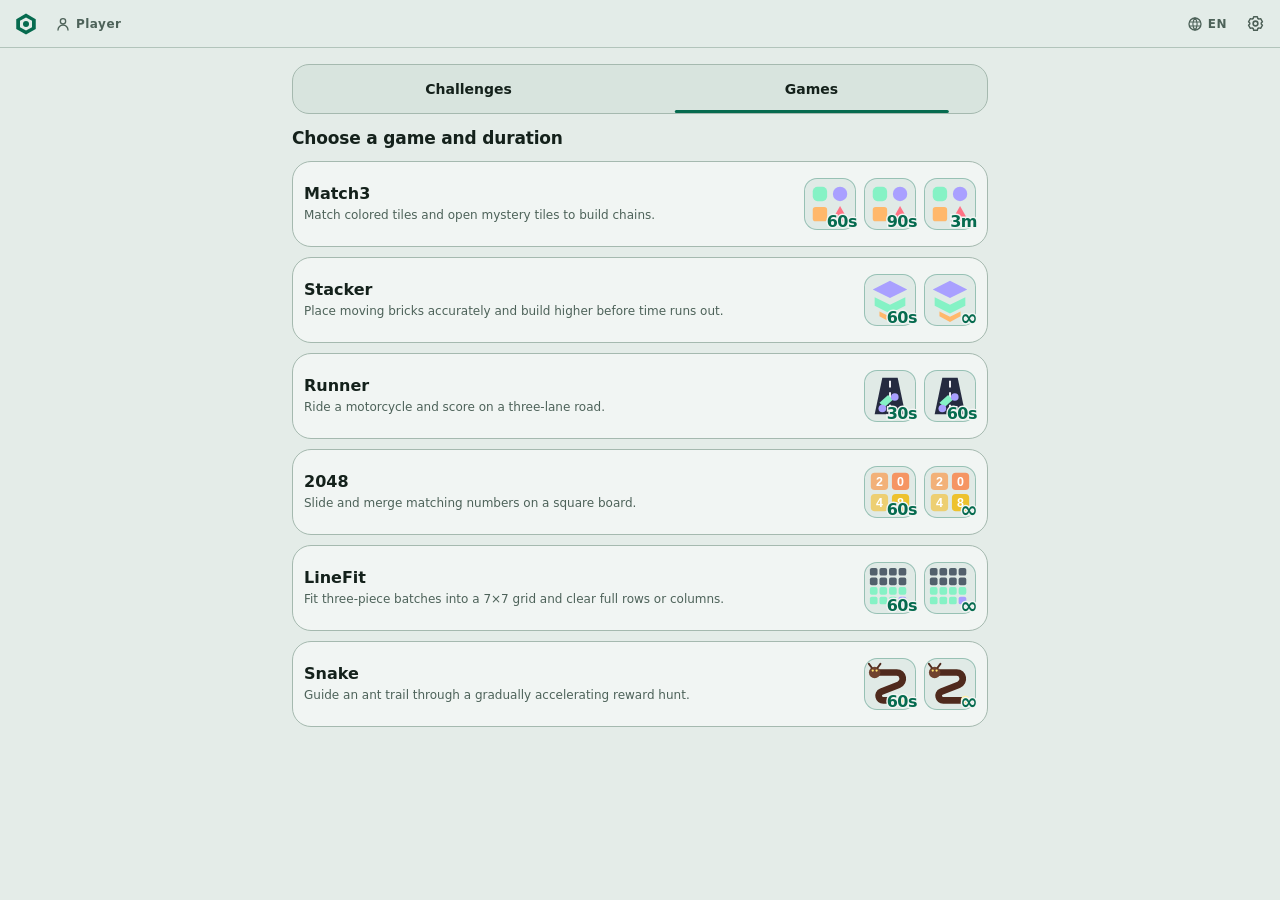
<file: index.html>
<!doctype html>
<html lang="zh-CN">
  <head>
    <meta charset="utf-8">
    <meta name="viewport" content="width=device-width,initial-scale=1,viewport-fit=cover">
    <meta name="theme-color" content="#141b18" media="(prefers-color-scheme: dark)">
    <meta name="theme-color" content="#e4ece8" media="(prefers-color-scheme: light)">
    <meta name="description" content="FairPlay anonymous mini game challenges">
    <link rel="manifest" href="./manifest.webmanifest">
    <link rel="icon" href="./icon.svg" type="image/svg+xml">
    <link rel="stylesheet" href="./index.css">
    <link rel="stylesheet" href="./homepage.css">
    <link rel="stylesheet" href="./common/game-shell.css">
    <title>Zuben</title>
  </head>
  <body>
    <div id="app"></div>
    <script type="module" src="./index.js"></script>
  </body>
</html>
</file>
<file: index.css>
:root {
  color-scheme: dark;
  font-family: Inter, ui-rounded, "SF Pro Rounded", "Segoe UI", system-ui, sans-serif;
  font-synthesis: none;
  --bg: #141b18;
  --surface: #1b2521;
  --surface-2: #25312c;
  --line: #364941;
  --text: #f7f7fb;
  --muted: #a7aec4;
  --accent: #85f2c5;
  --accent-2: #55cfa2;
  --danger: #ff7385;
  --warning: #ffb15f;
  --lead: #57efbd;
  --trail: #ff6f82;
  --even: #9aa9a2;
  --quiet: #98a8a0;
  --accent-ink: #09251c;
  --backdrop: #0b100ecc;
  --game-zone-glow: #263a32;
  --rules-bg: #141b18d9;
  --countdown-bg: #141b18e8;
  --game-overlay-bg: #141b18f2;
  --match-board-bg: #101713aa;
  --tug-track: #0e1512;
  --tug-line: #40594f;
  --focus-ring: #fff;
  --result-score: #85f2c5;
  --stacker-scene-glow: #294139;
  --stacker-scene-edge: #121b17;
  --stacker-chip-bg: #0d1511bb;
  --stacker-chip-line: #ffffff24;
  --crystal-border: #83e5be;
  --crystal-top: #62d6aa;
  --crystal-middle: #2eb684;
  --crystal-bottom: #147151;
  --crystal-highlight: #ddfff1b8;
  --crystal-shade: #073c2b99;
  --crystal-text-shadow: #063426cc;
  --radius: 20px;
}

@media (prefers-color-scheme: light) {
  :root {
    color-scheme: light;
    --bg: #e4ece8;
    --surface: #f1f5f3;
    --surface-2: #d8e4de;
    --line: #a5b9af;
    --text: #14211b;
    --muted: #4d6259;
    --accent: #066b4f;
    --accent-2: #146b51;
    --danger: #b4233c;
    --warning: #9a4b00;
    --lead: #066b4f;
    --trail: #b4233c;
    --even: #4f5d57;
    --quiet: #4c5f56;
    --accent-ink: #fff;
    --backdrop: #17201dcc;
    --game-zone-glow: #d3e2db;
    --rules-bg: #f1f5f3f2;
    --countdown-bg: #e4ece8f2;
    --game-overlay-bg: #e4ece8f2;
    --match-board-bg: #d5e1dbcc;
    --tug-track: #cfddd6;
    --tug-line: #789086;
    --focus-ring: #14211b;
    --result-score: #157a5b;
    --stacker-scene-glow: #d3e2db;
    --stacker-scene-edge: #b6cac0;
    --stacker-chip-bg: #f1f5f3d9;
    --stacker-chip-line: #14211b33;
  }
}

* { box-sizing: border-box; }

html, body { width: 100%; margin: 0; min-height: 100%; overflow-x: hidden; background: var(--bg); color: var(--text); }
body { min-width: 320px; min-height: 100dvh; }
body:has(#app > .game-page-fixed-ui) { display: grid; place-items: center; }
button, input, textarea { font: inherit; }
button { color: inherit; }

.visually-hidden {
  position: absolute;
  width: 1px;
  height: 1px;
  padding: 0;
  margin: -1px;
  overflow: hidden;
  clip: rect(0, 0, 0, 0);
  white-space: nowrap;
  border: 0;
}

.qr-unavailable { display: grid; place-items: center; background: var(--surface-2) !important; color: var(--text); }
.qr-fallback { margin: 0; padding: 8px; font-size: 13px; font-weight: 700; line-height: 1.35; text-align: center; }

#app { min-height: 100dvh; }
#app:has(> .game-page) { display: grid; height: 100dvh; min-height: 0; grid-template-rows: auto minmax(0, 1fr); }
#app:has(> .game-page-fixed-ui) { width: 360px; height: 648px; min-height: 648px; margin: auto; grid-template-rows: 48px 600px; aspect-ratio: 5 / 9; zoom: min(1.0833333333, calc(100vw / 360px), calc(100dvh / 648px)); }
#app:has(> .game-page-fixed-ui) > .app-header { height: 48px; min-height: 48px; }
.storage-warning { padding: 8px 14px; border-bottom: 1px solid var(--danger); background: color-mix(in srgb, var(--danger), transparent 86%); color: var(--text); text-align: center; font-size: 12px; }

.app-header {
  position: sticky;
  z-index: 30;
  top: 0;
  width: 100%;
  max-width: 100vw;
  display: flex;
  align-items: center;
  gap: 8px;
  min-height: 48px;
  padding: max(5px, env(safe-area-inset-top)) 10px 5px;
  border-bottom: 1px solid color-mix(in srgb, var(--line), transparent 22%);
  background: color-mix(in srgb, var(--bg), transparent 7%);
  backdrop-filter: blur(16px);
}

.brand-button, .header-button {
  border: 0;
  background: transparent;
  cursor: pointer;
}

.header-button {
  display: inline-flex;
  min-height: 34px;
  align-items: center;
  justify-content: center;
  gap: 5px;
  border-radius: 11px;
}

.brand-button {
  display: grid;
  place-items: center;
  width: 32px;
  height: 32px;
  padding: 0;
  border-radius: 12px;
  color: var(--accent);
}

.brand-button:hover { background: var(--surface-2); }
.brand-mark { width: 24px; height: 24px; }

.nickname-button {
  max-width: min(30vw, 150px);
  overflow: hidden;
  padding: 5px 7px;
  color: var(--text);
  text-overflow: ellipsis;
  white-space: nowrap;
}

.nickname-button span:last-child { overflow: hidden; text-overflow: ellipsis; }

.header-spacer { flex: 1; min-width: 0; }
.header-button { padding: 7px 5px; color: var(--muted); font-size: 12px; font-weight: 750; letter-spacing: .04em; }
.header-button:hover, .header-button:focus-visible { background: var(--surface-2); color: var(--text); }
.header-icon { display: inline-grid; flex: 0 0 16px; width: 16px; height: 16px; place-items: center; }
.header-icon svg { width: 100%; height: 100%; }
.settings-picker { position: relative; display: inline-flex; }
.settings-button { position: relative; display: grid; flex: 0 0 30px; width: 30px; height: 30px; padding: 0; place-items: center; border: 0; border-radius: 9px; background: transparent; color: var(--quiet); cursor: pointer; }
.settings-button:hover, .settings-button:focus-visible, .settings-button[aria-expanded="true"] { background: var(--surface-2); color: var(--text); }
.settings-button .header-icon { width: 19px; height: 19px; }
.settings-unread-dot { position: absolute; top: 3px; right: 3px; width: 7px; height: 7px; border: 1px solid var(--bg); border-radius: 50%; background: var(--danger); }
.settings-button[data-unread="false"] .settings-unread-dot { display: none; }

.language-picker { position: relative; display: inline-flex; }
.language-menu {
  position: absolute;
  z-index: 40;
  top: calc(100% + 7px);
  right: 0;
  width: max-content;
  min-width: 150px;
  padding: 6px;
  border: 1px solid var(--line);
  border-radius: 14px;
  background: var(--surface);
  box-shadow: 0 16px 42px #0009;
}
.language-menu button {
  display: grid;
  width: 100%;
  min-height: 42px;
  grid-template-columns: 35px 1fr;
  align-items: center;
  padding: 7px 10px;
  border: 0;
  border-radius: 9px;
  background: transparent;
  cursor: pointer;
  text-align: left;
}
.language-menu button:hover, .language-menu button:focus-visible { outline: none; background: var(--surface-2); }
.language-menu button[aria-selected="true"] { color: var(--accent); }
.language-menu strong { font-size: 12px; letter-spacing: .05em; }
.language-menu span { color: var(--text); font-size: 13px; }

.settings-menu {
  position: absolute;
  z-index: 40;
  top: calc(100% + 7px);
  right: 0;
  width: 230px;
  padding: 7px;
  border: 1px solid var(--line);
  border-radius: 14px;
  background: var(--surface);
  box-shadow: 0 16px 42px #0009;
}
.settings-section-title { padding: 7px 10px 4px; color: var(--muted); font-size: 11px; font-weight: 800; letter-spacing: .05em; }
.settings-menu hr { height: 1px; margin: 6px 8px; border: 0; background: var(--line); }
.settings-row { display: grid; width: 100%; min-height: 38px; grid-template-columns: minmax(0, 1fr) auto; gap: 14px; align-items: center; padding: 7px 10px; border: 0; border-radius: 9px; background: transparent; cursor: pointer; text-align: left; }
.settings-row:hover, .settings-row:focus-visible { outline: none; background: var(--surface-2); }
.settings-row > span:first-child { min-width: 0; overflow: hidden; text-overflow: ellipsis; white-space: nowrap; }
.settings-value { min-width: 7ch; color: var(--accent); text-align: right; white-space: nowrap; }
.settings-row[data-setting="exit"]:hover, .settings-row[data-setting="exit"]:focus-visible { color: var(--danger); }

.modal-backdrop {
  position: fixed;
  z-index: 100;
  inset: 0;
  display: grid;
  place-items: center;
  align-items: safe center;
  padding: 20px;
  overflow-x: hidden;
  overflow-y: auto;
  overscroll-behavior: contain;
  background: var(--backdrop);
}

.modal-card {
  width: min(100%, 410px);
  padding: 22px;
  border: 1px solid var(--line);
  border-radius: 24px;
  background: var(--surface);
  box-shadow: 0 24px 80px #0008;
}

.modal-card h2 { margin: 0 0 16px; font-size: 20px; }
.version-dialog { position: relative; max-height: min(78dvh, 680px); overflow: auto; }
.version-close { position: sticky; z-index: 1; top: 0; float: right; display: grid; width: 34px; height: 34px; margin: -8px -8px 4px 10px; place-items: center; border: 1px solid var(--line); border-radius: 50%; background: var(--surface-2); color: var(--text); cursor: pointer; font-size: 23px; line-height: 1; }
.version-json { clear: both; overflow-wrap: anywhere; }
.version-field { margin-top: 16px; }
.version-object.depth-0 > .version-field:first-child { margin-top: 0; }
.version-key { display: block; margin: 0 0 8px; color: var(--text); }
.version-object.depth-0 > .version-field > .version-key { color: var(--accent); font-size: 23px; }
.version-object.depth-1 > .version-field > .version-key { font-size: 15px; }
.version-array { display: grid; gap: 7px; margin: 0; padding-left: 21px; color: var(--muted); font-size: 13px; line-height: 1.45; }
.version-value { margin: 0; color: var(--muted); font-size: 13px; line-height: 1.45; }
.modal-card input[type="text"] { width: 100%; padding: 12px 14px; border: 1px solid var(--line); border-radius: 12px; background: var(--bg); color: var(--text); }
.disclaimer { margin: 13px 0; color: var(--muted); font-size: 13px; line-height: 1.5; }
.confirm-row { display: flex; gap: 9px; align-items: flex-start; font-size: 13px; }
.modal-actions { display: flex; justify-content: flex-end; gap: 10px; margin-top: 20px; }

.action-button {
  min-height: 42px;
  padding: 0 16px;
  border: 1px solid var(--line);
  border-radius: 13px;
  background: var(--surface-2);
  cursor: pointer;
  font-weight: 750;
}
.action-button.primary { border-color: transparent; background: var(--accent); color: var(--accent-ink); }
.action-button.danger { border-color: color-mix(in srgb, var(--danger), transparent 50%); color: var(--danger); }
.action-button:disabled { cursor: not-allowed; opacity: .45; }

.empty-state { padding: 28px 16px; color: var(--muted); text-align: center; }

@media (max-width: 370px) {
  .app-header { gap: 3px; padding-inline: 7px; }
  .nickname-button { max-width: 82px; padding-inline: 4px; }
  .header-button { padding-inline: 3px; font-size: 11px; }
}
</file>
<file: homepage.css>
.homepage {
  width: min(100%, 720px);
  max-width: 100vw;
  margin: 0 auto;
  padding: 16px 12px max(42px, env(safe-area-inset-bottom));
}

.home-tabs {
  display: grid;
  height: 50px;
  grid-template-columns: repeat(2, minmax(0, 1fr));
  padding: 4px;
  border: 1px solid var(--line);
  border-radius: 17px;
  background: var(--surface-2);
  overflow: hidden;
}
.home-tabs button {
  position: relative;
  border: 0;
  border-radius: 12px;
  background: transparent;
  color: var(--text);
  cursor: pointer;
  font-size: 14px;
  font-weight: 800;
}
.home-tabs button::after {
  content: "";
  position: absolute;
  left: 50%;
  bottom: -4px;
  width: 80%;
  height: 3px;
  border-radius: 999px;
  background: var(--accent);
  transform: translateX(-50%) scaleX(0);
  transition: transform 150ms ease;
}
.home-tabs button[aria-selected="true"] {
  background: transparent;
}
.home-tabs button[aria-selected="true"]::after { transform: translateX(-50%) scaleX(1); }
.home-tabs button:focus-visible { outline: 2px solid var(--focus-ring); outline-offset: -3px; }
.home-tab-panel { margin-top: 14px; }
.section-title { margin: 0 0 13px; font-size: 17px; letter-spacing: -.01em; }

.challenge-list, .game-list { display: grid; gap: 10px; }
.challenge-card, .game-card {
  min-height: 86px;
  border: 1px solid var(--line);
  border-radius: 19px;
  background: var(--surface);
}
.challenge-card { display: grid; grid-template-columns: minmax(0, 1fr) auto; align-items: stretch; overflow: hidden; }
.challenge-open {
  display: grid;
  min-width: 0;
  grid-template-columns: 58px minmax(0, 1fr) auto;
  align-items: center;
  gap: 11px;
  padding: 11px 6px 11px 11px;
  border: 0;
  background: transparent;
  text-align: left;
  cursor: pointer;
}
.challenge-open:hover, .challenge-open:focus-visible { outline: none; background: color-mix(in srgb, var(--accent), transparent 94%); }
.challenge-card:has(.challenge-open:focus-visible) { border-color: var(--accent); }
.game-card {
  display: grid;
  grid-template-columns: minmax(0, 1fr) auto;
  align-items: center;
  gap: 13px;
  padding: 11px;
}
.game-icon { display: block; width: 58px; height: 58px; }
.game-icon svg, .brand-mark svg { width: 100%; height: 100%; }
.game-copy { min-width: 0; }
.game-copy strong, .game-copy h2 { display: block; overflow: hidden; margin: 0 0 4px; font-size: 16px; text-overflow: ellipsis; white-space: nowrap; }
.game-copy strong time { color: var(--muted); font-size: 10px; font-weight: 500; }
.game-copy small, .game-copy p { display: -webkit-box; overflow: hidden; margin: 0; color: var(--muted); font-size: 12px; line-height: 1.35; -webkit-box-orient: vertical; -webkit-line-clamp: 2; }
.duration-buttons { display: flex; flex-wrap: nowrap; justify-content: flex-end; gap: 8px; }
.duration-buttons button { display: grid; width: 52px; height: 52px; padding: 2px; place-items: center; border: 1px solid color-mix(in srgb, var(--accent), transparent 67%); border-radius: 13px; background: color-mix(in srgb, var(--accent), transparent 93%); color: var(--accent); cursor: pointer; }
.duration-buttons .game-icon { width: 46px; height: 46px; }
.duration-buttons button:hover { background: var(--accent); color: var(--accent-ink); }
.challenge-score { display: grid; min-width: 52px; height: 38px; place-items: center; color: var(--accent); font-size: 15px; font-variant-numeric: tabular-nums; font-weight: 800; }
.delete-button { display: grid; width: 44px; min-width: 44px; margin: 0 9px 0 2px; padding: 0; place-items: center; align-self: center; aspect-ratio: 1; border: 1px solid color-mix(in srgb, var(--danger), transparent 73%); border-radius: 13px; background: color-mix(in srgb, var(--danger), transparent 94%); color: var(--danger); cursor: pointer; }
.delete-icon { display: block; width: 21px; height: 21px; }
.delete-icon svg { display: block; width: 100%; height: 100%; }
.marked-icon { position: relative; display: block; width: fit-content; }
.marked-icon small { position: absolute; right: -4px; bottom: -3px; display: block; padding: 0; border: 0; background: transparent; color: var(--accent); font-size: 16px; font-weight: 700; line-height: 1; letter-spacing: -.03em; paint-order: stroke fill; -webkit-text-stroke: 3px var(--surface); }
.marked-icon .duration-mark-unlimited { font-size: 21px; line-height: 16px; }
.empty-state { display: grid; justify-items: center; gap: 12px; }
.empty-state p { margin: 0; }

.challenge-share-dialog { position: relative; width: min(100%, 420px); min-width: 0; max-width: 100%; padding: 18px; text-align: center; }
.challenge-share-dialog h2 { margin: 0 34px 14px; }
.share-dialog-close { position: absolute; top: 11px; right: 11px; display: grid; width: 34px; height: 34px; padding: 0; place-items: center; border: 1px solid var(--line); border-radius: 50%; background: var(--surface-2); color: var(--text); cursor: pointer; font-size: 23px; line-height: 1; }
.share-dialog-qr { width: min(62vw, 224px); margin: 0 auto; padding: 10px; border-radius: 18px; background: #fff; }
.share-dialog-qr svg { display: block; width: 100%; height: auto; }
.share-dialog-identity { display: grid; justify-items: center; gap: 7px; margin-top: 13px; }
.share-dialog-identity time { color: var(--muted); font-size: 12px; }
.share-dialog-copy { margin: 0; overflow-wrap: anywhere; color: var(--text); font-size: clamp(17px, 4.8vw, 18px); font-weight: 600; line-height: 1.35; text-wrap: balance; }
.share-dialog-memo { width: 100%; min-width: 0; padding: 10px 12px; border: 1px solid var(--line); border-radius: 11px; background: var(--bg); color: var(--text); }
.share-dialog-actions { display: grid; grid-template-columns: repeat(2, minmax(0, 1fr)); gap: 8px; margin-top: 14px; }
.share-dialog-action { display: grid; min-width: 0; padding-inline: 8px; place-items: center; text-decoration: none; }

.toast { position: fixed; z-index: 200; left: 50%; bottom: max(24px, env(safe-area-inset-bottom)); transform: translateX(-50%); padding: 10px 16px; border: 1px solid var(--line); border-radius: 999px; background: var(--surface-2); box-shadow: 0 10px 30px #0007; }

@media (max-width: 370px) {
  .homepage { padding-inline: 10px; }
  .challenge-open { grid-template-columns: 50px minmax(0, 1fr) auto; gap: 8px; padding-left: 9px; }
  .game-card { grid-template-columns: minmax(0, 1fr) auto; gap: 8px; padding: 9px; }
  .game-icon { width: 50px; height: 50px; }
  .challenge-score { min-width: 42px; }
  .delete-button { width: 40px; min-width: 40px; margin-right: 7px; }
  .duration-buttons button { width: 44px; height: 44px; }
  .duration-buttons .game-icon { width: 39px; height: 39px; }
  .challenge-share-backdrop { padding: 12px; }
  .challenge-share-dialog { padding: 16px; }
  .share-dialog-qr { width: min(60vw, 208px); }
}
</file>
<file: common/game-shell.css>
.game-page { position: relative; display: grid; width: min(100%, 760px); height: 100%; min-height: 0; max-width: 100vw; grid-template-rows: 48px minmax(0, 1fr); row-gap: 4px; margin: 0 auto; padding: 4px 12px max(12px, env(safe-area-inset-bottom)); }
.game-page.game-page-fixed-ui { --game-ui-height: 648px; width: 360px; height: 600px; max-width: none; grid-template-rows: 48px 550px; row-gap: 1px; padding: 1px 0 0; container-type: inline-size; }
.deadline-settlement { pointer-events: none; animation: deadline-settlement 400ms ease-out both; }
@keyframes deadline-settlement {
  0% { filter: brightness(1) saturate(1); }
  35% { filter: brightness(1.35) saturate(1.35); }
  100% { filter: brightness(.78) saturate(.75); }
}
@media (prefers-reduced-motion: reduce) { .deadline-settlement { animation: none; } }
.game-bar {
  --game-charge-progress: .125;
  --game-charge-color: #81909b;
  position: relative;
  display: grid;
  height: 48px;
  grid-template-columns: 6ch 72px 7ch minmax(32px, 1fr) 7ch;
  grid-template-rows: 30px;
  gap: 4px;
  align-items: center;
  font-size: 19px;
  padding: 3px 10px 13px;
  border: 1px solid var(--line);
  border-radius: 18px;
  background: var(--surface);
}
.game-bar-charge { position: absolute; left: 10px; right: 10px; bottom: 3px; height: 7px; overflow: hidden; border-radius: 999px; background: color-mix(in srgb, var(--panel), #000 12%); box-shadow: inset 0 1px 3px #0007; }
.game-bar-charge[data-charge-tier="green"] { --game-charge-color: #35d477; }
.game-bar-charge[data-charge-tier="orange"] { --game-charge-color: #ff9f35; }
.game-bar-charge[data-charge-tier="purple"] { --game-charge-color: #b76cff; }
.game-bar-charge-fill { display: block; width: calc(100% * var(--game-charge-progress)); height: 100%; border-radius: inherit; background: linear-gradient(90deg, color-mix(in srgb, var(--game-charge-color), #fff 12%), var(--game-charge-color)); box-shadow: 0 0 8px color-mix(in srgb, var(--game-charge-color), transparent 35%); transition: width 90ms linear, background-color 90ms linear; }
.status-metric { display: grid; min-width: 0; place-items: center; color: var(--muted); text-align: center; }
.status-metric strong { color: var(--text); font-size: 19px; font-variant-numeric: tabular-nums; line-height: 1; }
.time-metric strong { width: 6ch; }
.score-metric strong, .ghost-metric strong { width: 7ch; }
.game-button {
  position: relative;
  display: grid;
  width: 72px;
  height: 28px;
  padding: 0 10px;
  place-items: center;
  overflow: hidden;
  border: 1px solid var(--crystal-border);
  border-radius: 8px;
  background: linear-gradient(180deg, var(--crystal-top), var(--crystal-middle) 48%, var(--crystal-bottom));
  color: #fff;
  cursor: pointer;
  box-shadow: inset 0 2px 0 var(--crystal-highlight), inset 0 -3px 4px var(--crystal-shade);
  font-size: 12px;
  font-weight: 900;
  line-height: 1;
  white-space: nowrap;
}
.crystal-button-label { position: relative; display: inline-block; transition: transform 90ms ease, text-shadow 90ms ease; }
.game-button:hover:not(:disabled) .crystal-button-label,
.result-action:hover:not(:disabled) .crystal-button-label,
.share-dialog-action:hover:not(:disabled) .crystal-button-label { transform: translateY(-1px); text-shadow: 0 2px 2px var(--crystal-text-shadow); }
.game-button:active:not(:disabled),
.result-action:active:not(:disabled),
.share-dialog-action:active:not(:disabled) { background: linear-gradient(0deg, var(--crystal-top), var(--crystal-middle) 48%, var(--crystal-bottom)); box-shadow: inset 0 -2px 0 var(--crystal-highlight), inset 0 3px 4px var(--crystal-shade); }
.game-button:active:not(:disabled) .crystal-button-label,
.result-action:active:not(:disabled) .crystal-button-label,
.share-dialog-action:active:not(:disabled) .crystal-button-label { transform: none; text-shadow: none; }
.game-button:focus-visible { outline: 2px solid var(--focus-ring); outline-offset: 2px; }
.game-button:disabled { cursor: not-allowed; opacity: .5; filter: saturate(.65); }

.game-bar-tour {
  position: absolute;
  z-index: 20;
  left: 8px;
  top: 57px;
  display: grid;
  width: calc(100% - 16px);
  gap: 9px;
  padding: 12px;
  border: 1px solid color-mix(in srgb, var(--accent), #fff 28%);
  border-radius: 16px;
  background: color-mix(in srgb, var(--surface) 94%, var(--crystal-bottom));
  box-shadow: 0 14px 36px #0009, 0 0 16px color-mix(in srgb, var(--accent), transparent 62%);
  color: var(--text);
  text-align: left;
}
.game-bar-tour-heading { margin: 0; color: var(--accent); font-size: 14px; }
.game-bar-tour-callouts { display: grid; grid-template-columns: repeat(2, minmax(0, 1fr)); gap: 8px; }
.game-bar-tour-callout { position: relative; min-width: 0; padding: 9px 10px; border: 1px solid var(--line); border-radius: 11px; background: var(--surface-2); color: var(--text); font-size: 11px; line-height: 1.32; }
.game-bar-tour-callout h3 { display: flex; align-items: center; gap: 6px; margin: 0 0 5px; color: var(--accent); font-size: 12px; line-height: 1; }
.game-bar-tour-number { display: inline-grid; width: 18px; height: 18px; flex: 0 0 18px; place-items: center; border-radius: 50%; background: var(--accent); color: var(--bg); font-size: 11px; font-weight: 900; }
.game-bar-tour-callout p { margin: 0; }
.game-bar-tour-actions { position: relative; display: flex; justify-content: flex-end; gap: 8px; }
.game-bar-tour-actions button { min-height: 30px; padding: 5px 11px; border: 1px solid var(--line); border-radius: 9px; background: var(--surface-2); color: var(--text); cursor: pointer; font-weight: 800; }
.game-bar-tour-actions .game-bar-tour-done { border-color: var(--crystal-border); background: linear-gradient(180deg, var(--crystal-top), var(--crystal-middle) 48%, var(--crystal-bottom)); color: #fff; }
.game-bar-tour-target { z-index: 21; overflow: visible; outline: 2px solid var(--crystal-border); outline-offset: 3px; border-radius: 7px; filter: drop-shadow(0 0 7px color-mix(in srgb, var(--accent), transparent 35%)); }
.status-metric.game-bar-tour-target { position: relative; }
.game-bar-tour-target::after { content: attr(data-game-bar-tour-number); position: absolute; z-index: 22; left: -7px; top: -7px; display: grid; width: 12px; height: 12px; place-items: center; border: 1px solid var(--bg); border-radius: 50%; background: var(--accent); color: var(--bg); font-size: 8px; font-weight: 900; line-height: 1; box-shadow: 0 1px 5px #0009; }
.game-bar[data-tour-active] { cursor: default; }

.tug-bar {
  --self-share: .5;
  --ghost-share: .5;
  position: relative;
  display: flex;
  min-width: 36px;
  height: 10px;
  align-items: center;
  filter: drop-shadow(0 2px 6px #0008);
}
.tug-side { position: relative; height: 6px; overflow: hidden; background: var(--tug-track); box-shadow: inset 0 0 0 1px var(--tug-line); transition: flex-basis 180ms ease-out; }
.tug-self { flex: 0 0 calc(var(--self-share) * 100%); }
.tug-ghost { flex: 0 0 calc(var(--ghost-share) * 100%); }
.tug-self { border-radius: 7px 1px 1px 7px; }
.tug-ghost { border-radius: 1px 7px 7px 1px; }
.tug-fill { position: absolute; inset: 0; transition: background-color 180ms linear; }
.tug-bar[data-leader="self"] .tug-self-fill, .tug-bar[data-leader="ghost"] .tug-ghost-fill { background: var(--lead); }
.tug-bar[data-leader="self"] .tug-ghost-fill, .tug-bar[data-leader="ghost"] .tug-self-fill { background: var(--trail); }
.tug-center {
  position: absolute;
  z-index: 2;
  left: calc(var(--self-share) * 100%);
  transform: translateX(-50%);
  width: 2px;
  height: 10px;
  background: var(--focus-ring);
  border-radius: 2px;
  box-shadow: 0 0 4px var(--focus-ring), 0 0 10px var(--accent-2), 0 0 16px var(--accent-2);
  animation: tug-center-pulse 1.25s ease-in-out infinite alternate;
}
@keyframes tug-center-pulse { from { opacity: .72; filter: brightness(.95); } to { opacity: 1; filter: brightness(1.45); } }
@media (prefers-reduced-motion: reduce) { .tug-side, .tug-fill { transition: none; } .tug-center { animation: none; } }
.game-zone { position: relative; display: grid; height: 100%; min-height: 0; margin-top: 0; place-items: center; align-content: center; padding: 28px; overflow: hidden; border: 1px solid var(--line); border-radius: 24px; background: radial-gradient(circle at 50% 30%, var(--game-zone-glow), var(--surface) 52%); text-align: center; }
.game-zone-icon { width: 112px; height: 112px; }
.game-zone-icon svg { width: 100%; height: 100%; }
.game-zone h1 { margin: 18px 0 6px; }
.game-zone > p { margin: 0; color: var(--muted); }
.rules-card { width: min(100%, 430px); margin-top: 28px; padding: 18px; border: 1px solid var(--line); border-radius: 18px; background: var(--rules-bg); }
.rules-card span { color: var(--accent); font-size: 12px; font-weight: 800; letter-spacing: .1em; text-transform: uppercase; }
.rules-card p { margin: 8px 0 0; color: var(--muted); line-height: 1.55; }
.countdown { position: absolute; inset: 0; display: grid; place-items: center; background: var(--countdown-bg); color: var(--accent); font-size: 90px; font-weight: 900; }
.countdown[hidden] { display: none; }
.game-error { width: min(100% - 32px, 520px); margin: 20vh auto; padding: 28px; border: 1px solid var(--danger); border-radius: 22px; background: var(--surface); text-align: center; }
.game-error h1 { color: var(--danger); }
.game-error p { color: var(--muted); }
.game-error .game-error-code { font-family: ui-monospace, SFMono-Regular, Consolas, monospace; font-variant-numeric: tabular-nums; }
.game-runtime-error { margin: auto; }
.gesture-surface { position: relative; touch-action: none; -webkit-user-select: none; user-select: none; }
.header-performance-meter { display: inline-flex; flex: 0 0 36px; width: 36px; align-items: center; }
.header-performance-meter[hidden] { display: none; }
.performance-meter { display: grid; width: 100%; grid-template-rows: repeat(2, auto); gap: 1px; margin: 0; padding: 0; color: var(--muted); pointer-events: none; font-size: 8px; font-variant-numeric: tabular-nums; line-height: 1.05; }
.performance-meter-row { display: flex; justify-content: space-between; gap: 2px; align-items: baseline; color: var(--muted); white-space: nowrap; }
.performance-meter-label { font-weight: 800; }
.performance-meter-row strong { min-width: 2ch; color: inherit; text-align: right; }
.performance-meter-row[data-level="normal"] { color: var(--accent); }
.performance-meter-row[data-level="warning"] { color: var(--warning); }
.performance-meter-row[data-level="critical"] { color: var(--danger); }
.game-result-overlay.game-result-overlay { display: grid; place-items: center; padding: 18px; overflow-x: hidden; text-align: center; }
.result-card { display: grid; width: min(100%, 320px); min-width: 0; grid-template-columns: minmax(0, 1fr); gap: 10px; padding: clamp(20px, 6cqw, 34px); border: 1px solid var(--line); border-radius: 26px; background: var(--surface); box-shadow: 0 22px 70px #000a; }
.result-outcome-icon { color: var(--accent); font-size: 48px; line-height: 1; text-shadow: 0 0 20px color-mix(in srgb, var(--accent), transparent 40%); }
.game-result-overlay[data-outcome="lose"] .result-outcome-icon { color: var(--danger); }
.game-result-overlay[data-outcome="tie"] .result-outcome-icon { color: var(--even); }
.result-card h1 { margin: 0; font-size: clamp(25px, 7cqw, 38px); }
.result-reason { margin: -3px 0 4px; color: var(--muted); }
.result-score { min-width: 0; justify-self: center; color: var(--result-score); font-size: clamp(38px, 12cqw, 64px); font-variant-numeric: tabular-nums; line-height: 1.1; white-space: nowrap; text-shadow: 0 0 14px color-mix(in srgb, var(--result-score), transparent 55%); }
.result-action, .share-dialog-action {
  position: relative;
  justify-self: stretch;
  min-width: 0;
  min-height: 48px;
  padding: 10px 15px;
  overflow: hidden;
  border: 1px solid var(--crystal-border);
  border-radius: 15px;
  background: linear-gradient(180deg, var(--crystal-top), var(--crystal-middle) 48%, var(--crystal-bottom));
  color: #fff;
  cursor: pointer;
  box-shadow: inset 0 2px 0 var(--crystal-highlight), inset 0 -3px 4px var(--crystal-shade);
  font-weight: 900;
  overflow-wrap: anywhere;
}
.result-action.primary { margin-top: 8px; }
.result-action:focus-visible, .share-dialog-action:focus-visible { outline: 2px solid var(--focus-ring); outline-offset: 2px; }
.result-action:disabled, .share-dialog-action:disabled { cursor: not-allowed; opacity: .5; filter: saturate(.65); }
.result-secondary-actions { display: grid; min-width: 0; grid-template-columns: repeat(2, minmax(0, 1fr)); justify-self: stretch; gap: 9px; }
@media (max-width: 380px) {
  .game-page { padding: 4px 8px max(8px, env(safe-area-inset-bottom)); }
  .game-page.game-page-fixed-ui { padding: 1px 0 0; }
  .game-bar { gap: 2px; padding-inline: 6px; font-size: 18px; }
  .game-bar-charge { left: 6px; right: 6px; }
  .status-metric strong { font-size: 18px; }
  .tug-bar { min-width: 32px; }
}
</file>
